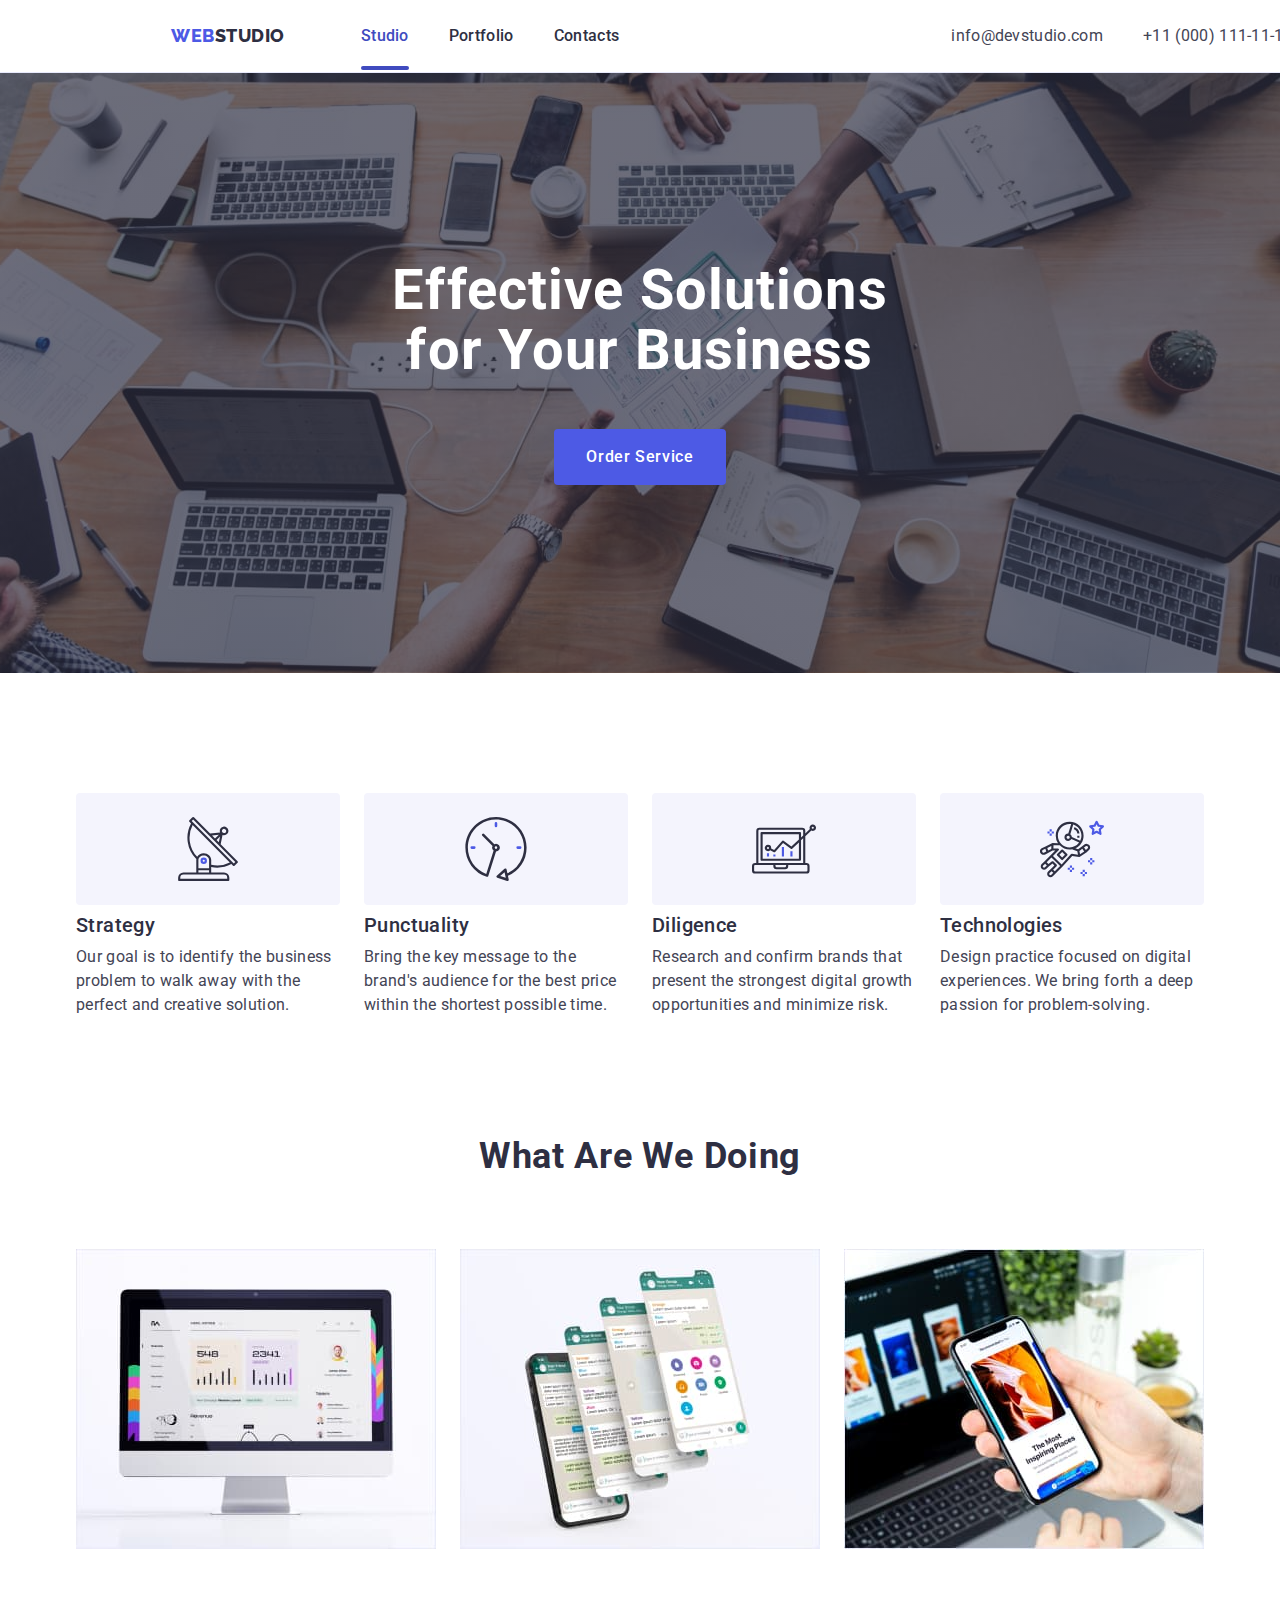
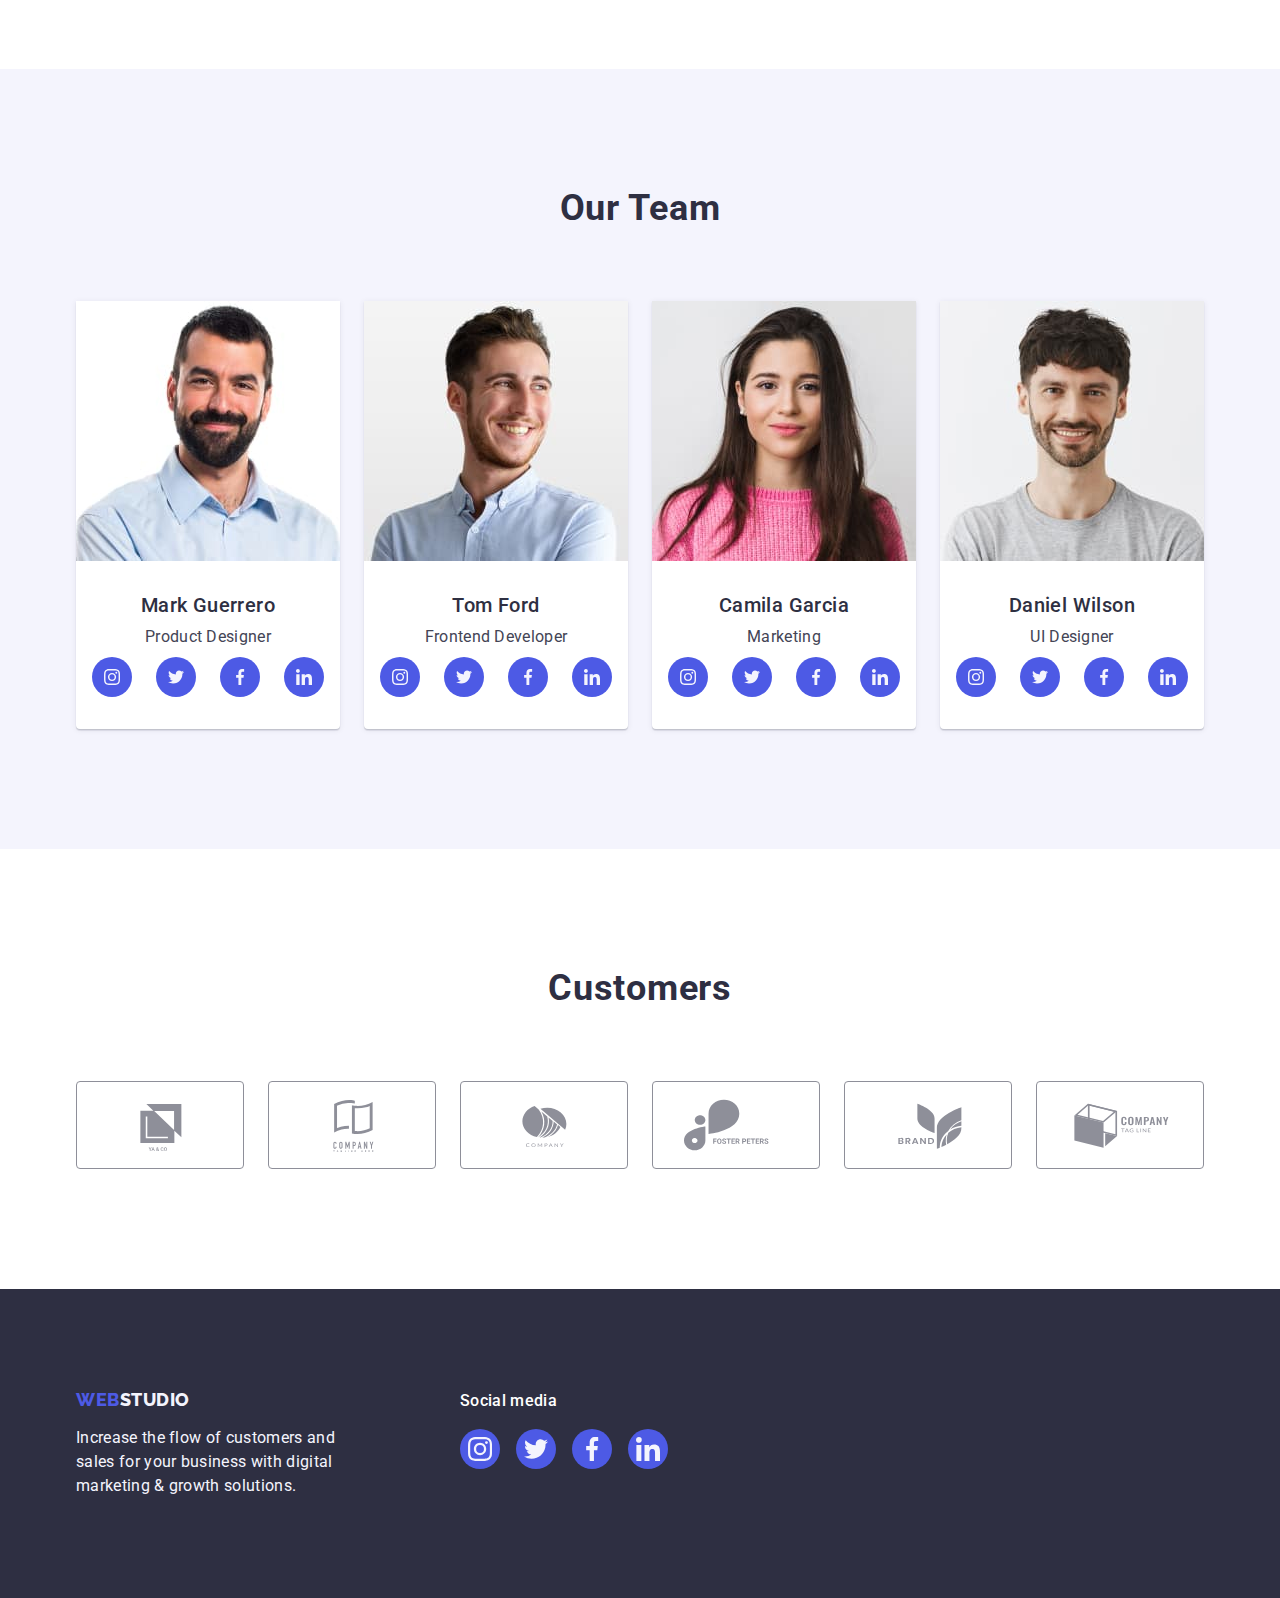
<file: index.html>
<!DOCTYPE html>
<html lang="en">
  <head>
    <meta charset="UTF-8" />
    <meta name="viewport" content="width=device-width, initial-scale=1.0" />
    <title>Main Page</title>

    <link rel="preconnect" href="https://fonts.googleapis.com" />
    <link rel="preconnect" href="https://fonts.gstatic.com" crossorigin />
    <link
      href="https://fonts.googleapis.com/css2?family=Raleway:wght@800&family=Roboto:wght@400;500;700;900&display=swap"
      rel="stylesheet"
    />
    <link
      rel="stylesheet"
      href="https://cdnjs.cloudflare.com/ajax/libs/modern-normalize/2.0.0/modern-normalize.min.css"
      integrity="sha512-4xo8blKMVCiXpTaLzQSLSw3KFOVPWhm/TRtuPVc4WG6kUgjH6J03IBuG7JZPkcWMxJ5huwaBpOpnwYElP/m6wg=="
      crossorigin="anonymous"
      referrerpolicy="no-referrer"
    />
    <link rel="stylesheet" href="./css/style.css" />
  </head>
  <body>
    <header class="header">
      <div class="container container-header">
        <nav class="header-nav">
          <a class="logo link" href="./index.html"
            >Web<span class="logo-studio">Studio</span></a
          >
          <ul class="list flex-nav">
            <li>
              <a
                class="link link-nav flex-nav-li studio-active"
                href="./index.html"
                >Studio</a
              >
            </li>
            <li>
              <a class="link link-nav flex-nav-li" href="./portfolio.html"
                >Portfolio</a
              >
            </li>
            <li><a class="link link-nav flex-nav-li" href="">Contacts</a></li>
          </ul>
        </nav>
        <address class="address">
          <ul class="list flex-nav">
            <li class="flex-address-li">
              <a class="link link-address" href="mailto:info@devstudio.com"
                >info@devstudio.com</a
              >
            </li>
            <li class="flex-address-li">
              <a class="link link-address" href="tel:+110001111111"
                >+11 (000) 111-11-11</a
              >
            </li>
          </ul>
        </address>
      </div>
    </header>

    <main>
      <section class="section background">
        <div class="container">
          <h1 class="header-one">Effective Solutions for Your Business</h1>

          <button type="button" data-modal-open class="filter-button-main">
            Order Service
          </button>
        </div>
      </section>
      <section class="section">
        <div class="container">
          <h2 class="visually-hidden">Our values</h2>
          <ul class="list our-values-flex">
            <li class="our-values-flex-li">
              <div class="values-icon">
                <svg width="64" height="64">
                  <use href="./images/icons.svg#icon-antenna"></use>
                </svg>
              </div>
              <h3 class="header-three">Strategy</h3>
              <p class="description">
                Our goal is to identify the business problem to walk away with
                the perfect and creative solution.
              </p>
            </li>
            <li class="our-values-flex-li">
              <div class="values-icon">
                <svg width="64" height="64">
                  <use href="./images/icons.svg#icon-clock"></use>
                </svg>
              </div>
              <h3 class="header-three">Punctuality</h3>
              <p class="description">
                Bring the key message to the brand's audience for the best price
                within the shortest possible time.
              </p>
            </li>
            <li class="our-values-flex-li">
              <div class="values-icon">
                <svg width="64" height="64">
                  <use href="./images/icons.svg#icon-diagram"></use>
                </svg>
              </div>
              <h3 class="header-three">Diligence</h3>
              <p class="description">
                Research and confirm brands that present the strongest digital
                growth opportunities and minimize risk.
              </p>
            </li>
            <li class="our-values-flex-li">
              <div class="values-icon">
                <svg width="64" height="64">
                  <use href="./images/icons.svg#icon-astronaut"></use>
                </svg>
              </div>
              <h3 class="header-three">Technologies</h3>
              <p class="description">
                Design practice focused on digital experiences. We bring forth a
                deep passion for problem-solving.
              </p>
            </li>
          </ul>
        </div>
      </section>
      <section class="section section-doing">
        <div class="container">
          <h2 class="header-two">What are we doing</h2>
          <ul class="list our-values-flex">
            <li class="doing-flex-li">
              <img
                src="./images/img1.jpg"
                alt="old imac"
                width="360"
                height="300"
              />
            </li>
            <li class="doing-flex-li">
              <img
                src="./images/img2.jpg"
                alt="smartphone"
                width="360"
                height="300"
              />
            </li>
            <li class="doing-flex-li">
              <img
                src="./images/img3.jpg"
                alt="smartphone in hand"
                width="360"
                height="300"
              />
            </li>
          </ul>
        </div>
      </section>

      <section class="section background-cloud">
        <div class="container">
          <h2 class="header-two">Our Team</h2>
          <ul class="list our-values-flex">
            <li class="background-li team-flex-li">
              <img
                src="./images/imgmark.jpg"
                alt="man in a blue shirt with short stubble"
                width="264"
                height="260"
              />
              <div class="team-text">
                <h3 class="header-three">Mark Guerrero</h3>
                <p class="description">Product Designer</p>
                <ul class="list social-media-team-flex">
                  <li class="social-media-team-flex-li">
                    <a class="link link-social-media" href="">
                      <svg class="social-media-svg" width="16" height="16">
                        <use href="./images/icons.svg#icon-instagram"></use>
                      </svg>
                    </a>
                  </li>
                  <li class="social-media-team-flex-li">
                    <a class="link link-social-media" href="">
                      <svg class="social-media-svg" width="16" height="16">
                        <use href="./images/icons.svg#icon-twitter"></use>
                      </svg>
                    </a>
                  </li>
                  <li class="social-media-team-flex-li">
                    <a class="link link-social-media" href="">
                      <svg class="social-media-svg" width="16" height="16">
                        <use href="./images/icons.svg#icon-facebook"></use>
                      </svg>
                    </a>
                  </li>
                  <li class="social-media-team-flex-li">
                    <a class="link link-social-media" href="">
                      <svg class="social-media-svg" width="16" height="16">
                        <use href="./images/icons.svg#icon-linkedin"></use>
                      </svg>
                    </a>
                  </li>
                </ul>
              </div>
            </li>
            <li class="background-li team-flex-li">
              <img
                src="./images/imgtom.jpg"
                alt="broadly smiling man in blue shirt"
                width="264"
                height="260"
              />
              <div class="team-text">
                <h3 class="header-three">Tom Ford</h3>
                <p class="description">Frontend Developer</p>
                <ul class="list social-media-team-flex">
                  <li class="social-media-team-flex-li">
                    <a class="link link-social-media" href="">
                      <svg class="social-media-svg" width="16" height="16">
                        <use href="./images/icons.svg#icon-instagram"></use>
                      </svg>
                    </a>
                  </li>
                  <li class="social-media-team-flex-li">
                    <a class="link link-social-media" href="">
                      <svg class="social-media-svg" width="16" height="16">
                        <use href="./images/icons.svg#icon-twitter"></use>
                      </svg>
                    </a>
                  </li>
                  <li class="social-media-team-flex-li">
                    <a class="link link-social-media" href="">
                      <svg class="social-media-svg" width="16" height="16">
                        <use href="./images/icons.svg#icon-facebook"></use>
                      </svg>
                    </a>
                  </li>
                  <li class="social-media-team-flex-li">
                    <a class="link link-social-media" href="">
                      <svg class="social-media-svg" width="16" height="16">
                        <use href="./images/icons.svg#icon-linkedin"></use>
                      </svg>
                    </a>
                  </li>
                </ul>
              </div>
            </li>
            <li class="background-li team-flex-li">
              <img
                src="./images/imgcamila.jpg"
                alt="woman in a pink sweater with long brown hair"
                width="264"
                height="260"
              />
              <div class="team-text">
                <h3 class="header-three">Camila Garcia</h3>
                <p class="description">Marketing</p>
                <ul class="list social-media-team-flex">
                  <li class="social-media-team-flex-li">
                    <a class="link link-social-media" href="">
                      <svg class="social-media-svg" width="16" height="16">
                        <use href="./images/icons.svg#icon-instagram"></use>
                      </svg>
                    </a>
                  </li>
                  <li class="social-media-team-flex-li">
                    <a class="link link-social-media" href="">
                      <svg class="social-media-svg" width="16" height="16">
                        <use href="./images/icons.svg#icon-twitter"></use>
                      </svg>
                    </a>
                  </li>
                  <li class="social-media-team-flex-li">
                    <a class="link link-social-media" href="">
                      <svg class="social-media-svg" width="16" height="16">
                        <use href="./images/icons.svg#icon-facebook"></use>
                      </svg>
                    </a>
                  </li>
                  <li class="social-media-team-flex-li">
                    <a class="link link-social-media" href="">
                      <svg class="social-media-svg" width="16" height="16">
                        <use href="./images/icons.svg#icon-linkedin"></use>
                      </svg>
                    </a>
                  </li>
                </ul>
              </div>
            </li>
            <li class="background-li team-flex-li">
              <img
                src="./images/imgdaniel.jpg"
                alt="man in a gray t-shirt"
                width="264"
                height="260"
              />
              <div class="team-text">
                <h3 class="header-three">Daniel Wilson</h3>
                <p class="description">UI Designer</p>
                <ul class="list social-media-team-flex">
                  <li class="social-media-team-flex-li">
                    <a class="link link-social-media" href="">
                      <svg class="social-media-svg" width="16" height="16">
                        <use href="./images/icons.svg#icon-instagram"></use>
                      </svg>
                    </a>
                  </li>
                  <li class="social-media-team-flex-li">
                    <a class="link link-social-media" href="">
                      <svg class="social-media-svg" width="16" height="16">
                        <use href="./images/icons.svg#icon-twitter"></use>
                      </svg>
                    </a>
                  </li>
                  <li class="social-media-team-flex-li">
                    <a class="link link-social-media" href="">
                      <svg class="social-media-svg" width="16" height="16">
                        <use href="./images/icons.svg#icon-facebook"></use>
                      </svg>
                    </a>
                  </li>
                  <li class="social-media-team-flex-li">
                    <a class="link link-social-media" href="">
                      <svg class="social-media-svg" width="16" height="16">
                        <use href="./images/icons.svg#icon-linkedin"></use>
                      </svg>
                    </a>
                  </li>
                </ul>
              </div>
            </li>
          </ul>
        </div>
      </section>
      <section class="section">
        <div class="container">
          <h2 class="header-two">Customers</h2>
          <ul class="list our-values-flex">
            <li class="customers-flex-li">
              <a class="link link-customers" href="">
                <svg class="customers-icon" width="104" height="56">
                  <use href="./images/icons.svg#icon-logo-yaco"></use>
                </svg>
              </a>
            </li>
            <li class="customers-flex-li">
              <a class="link link-customers" href="">
                <svg class="customers-icon" width="104" height="56">
                  <use href="./images/icons.svg#icon-logo-tagline-here"></use>
                </svg>
              </a>
            </li>
            <li class="customers-flex-li">
              <a class="link link-customers" href="">
                <svg class="customers-icon" width="104" height="56">
                  <use href="./images/icons.svg#icon-logo-company"></use>
                </svg>
              </a>
            </li>
            <li class="customers-flex-li">
              <a class="link link-customers" href="">
                <svg class="customers-icon" width="104" height="56">
                  <use href="./images/icons.svg#icon-logo-foster-peters"></use>
                </svg>
              </a>
            </li>
            <li class="customers-flex-li">
              <a class="link link-customers" href="">
                <svg class="customers-icon" width="104" height="56">
                  <use href="./images/icons.svg#icon-logo-brand"></use>
                </svg>
              </a>
            </li>
            <li class="customers-flex-li">
              <a class="link link-customers" href="">
                <svg class="customers-icon" width="104" height="56">
                  <use href="./images/icons.svg#icon-logo-tagline"></use>
                </svg>
              </a>
            </li>
          </ul>
        </div>
      </section>
    </main>

    <footer class="background-footer">
      <div class="container container-footer">
        <div class="footer-logo-p">
          <a class="logo link link-footer" href="./index.html"
            >Web<span class="logo-studio-footer">Studio</span></a
          >
          <p class="footer">
            Increase the flow of customers and sales for your business with
            digital marketing & growth solutions.
          </p>
        </div>
        <div>
          <p class="social-media-footer">Social media</p>
          <ul class="list list-footer-flex">
            <li class="list-footer-flex-li">
              <a class="footer-social-media-link" href="">
                <svg class="social-media-svg" width="24" height="24">
                  <use href="./images/icons.svg#icon-instagram"></use>
                </svg>
              </a>
            </li>
            <li class="list-footer-flex-li">
              <a class="footer-social-media-link" href="">
                <svg class="social-media-svg" width="24" height="24">
                  <use href="./images/icons.svg#icon-twitter"></use>
                </svg>
              </a>
            </li>
            <li class="list-footer-flex-li">
              <a class="footer-social-media-link" href="">
                <svg class="social-media-svg" width="24" height="24">
                  <use href="./images/icons.svg#icon-facebook"></use>
                </svg>
              </a>
            </li>
            <li class="list-footer-flex-li">
              <a class="footer-social-media-link" href="">
                <svg class="social-media-svg" width="24" height="24">
                  <use href="./images/icons.svg#icon-linkedin"></use>
                </svg>
              </a>
            </li>
          </ul>
        </div>
      </div>
    </footer>
    <div class="modal is-hidden" data-modal>
      <div class="modal-windows">
        <button type="button" class="modal-windows-close" data-modal-close>
          <svg class="modal-icon" width="8" height="8">
            <use href="./images/icons.svg#icon-close"></use>
          </svg>
        </button>
      </div>
    </div>
    <script src="./js/modal.js"></script>
  </body>
</html>
</file>
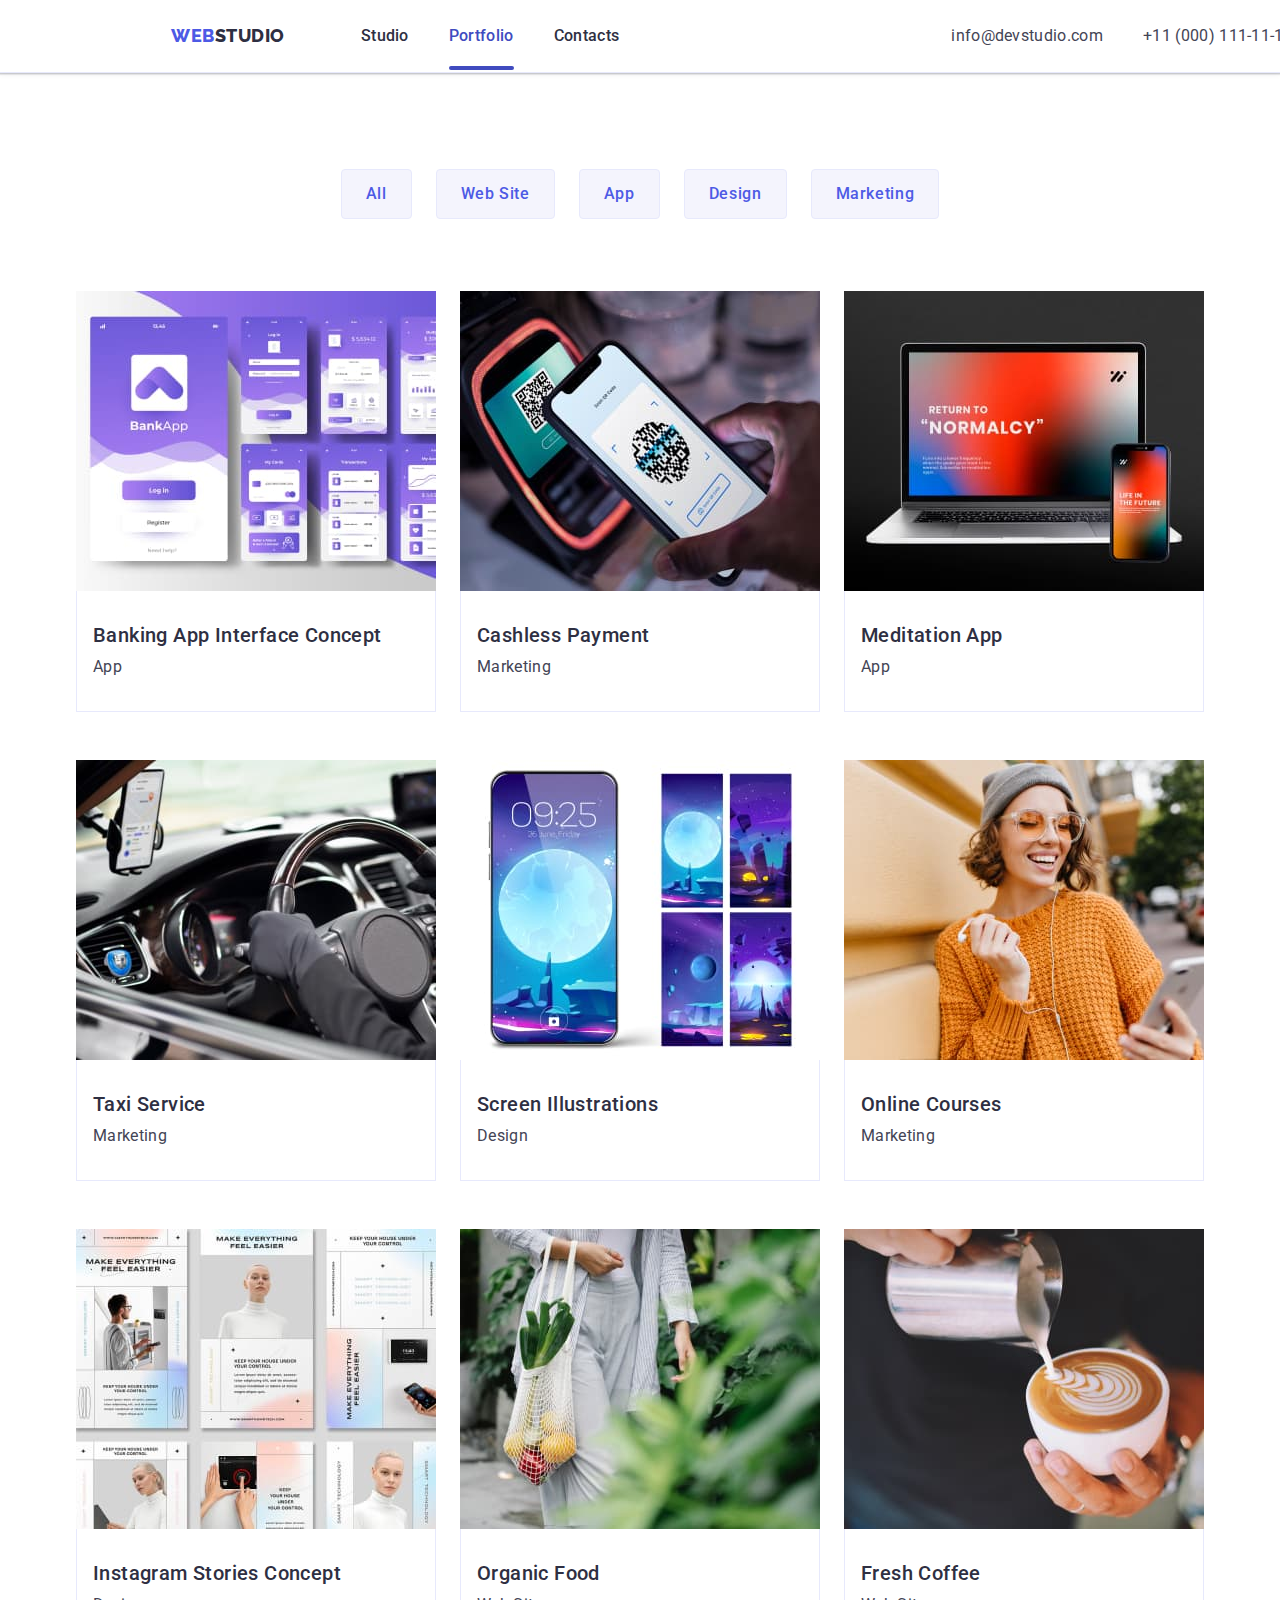
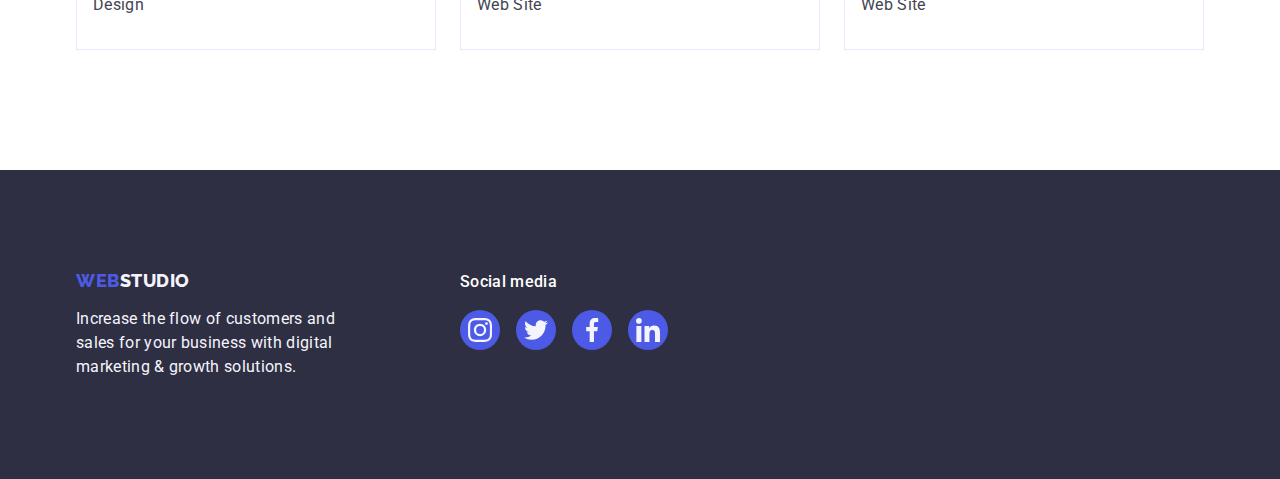
<file: portfolio.html>
<!DOCTYPE html>
<html lang="en">
  <head>
    <meta charset="UTF-8" />
    <meta name="viewport" content="width=device-width, initial-scale=1.0" />
    <title>Portfolio</title>

    <link rel="preconnect" href="https://fonts.googleapis.com" />
    <link rel="preconnect" href="https://fonts.gstatic.com" crossorigin />
    <link
      href="https://fonts.googleapis.com/css2?family=Raleway:wght@800&family=Roboto:wght@400;500;700;900&display=swap"
      rel="stylesheet"
    />
    <link
      rel="stylesheet"
      href="https://cdnjs.cloudflare.com/ajax/libs/modern-normalize/2.0.0/modern-normalize.min.css"
      integrity="sha512-4xo8blKMVCiXpTaLzQSLSw3KFOVPWhm/TRtuPVc4WG6kUgjH6J03IBuG7JZPkcWMxJ5huwaBpOpnwYElP/m6wg=="
      crossorigin="anonymous"
      referrerpolicy="no-referrer"
    />
    <link rel="stylesheet" href="./css/style.css" />
  </head>
  <body>
    <header class="header">
      <div class="container container-header">
        <nav class="header-nav">
          <a class="logo link" href="./index.html"
            >Web<span class="logo-studio">Studio</span></a
          >
          <ul class="list flex-nav">
            <li>
              <a class="link link-nav flex-nav-li" href="./index.html"
                >Studio</a
              >
            </li>
            <li>
              <a
                class="link link-nav flex-nav-li portfolio-active"
                href="./portfolio.html"
                >Portfolio</a
              >
            </li>
            <li><a class="link link-nav flex-nav-li" href="">Contacts</a></li>
          </ul>
        </nav>
        <address class="address">
          <ul class="list flex-nav">
            <li class="flex-address-li">
              <a class="link link-address" href="mailto:info@devstudio.com"
                >info@devstudio.com</a
              >
            </li>
            <li class="flex-address-li">
              <a class="link link-address" href="tel:+110001111111"
                >+11 (000) 111-11-11</a
              >
            </li>
          </ul>
        </address>
      </div>
    </header>

    <main>
      <section class="section section-portfolio">
        <div class="container">
          <h1 class="visually-hidden">Portfolio</h1>

          <ul class="list filter-list button-flex">
            <li class="button-flex-li">
              <button type="button" class="filter-button">All</button>
            </li>
            <li class="button-flex-li">
              <button type="button" class="filter-button">Web Site</button>
            </li>
            <li class="button-flex-li">
              <button type="button" class="filter-button">App</button>
            </li>
            <li class="button-flex-li">
              <button type="button" class="filter-button">Design</button>
            </li>
            <li class="button-flex-li">
              <button type="button" class="filter-button">Marketing</button>
            </li>
          </ul>

          <ul class="list portfolio-flex">
            <li class="portfolio-flex-li">
              <a class="link portfolio-shadow" href="">
                <div class="box">
                  <img
                    src="./images/bankingapp.jpg"
                    alt="banking app interface concept"
                    width="360"
                    height="300"
                  />
                  <p class="box-p">
                    14 Stylish and User-Friendly App Design Concepts · Task
                    Manager App · Calorie Tracker App · Exotic Fruit Ecommerce
                    App · Cloud Storage App
                  </p>
                </div>
                <div class="portfolio-img">
                  <h2 class="header-three">Banking App Interface Concept</h2>
                  <p class="description">App</p>
                </div>
              </a>
            </li>
            <li class="portfolio-flex-li">
              <a class="link portfolio-shadow" href="">
                <div class="box">
                  <img
                    src="./images/cashless.jpg"
                    alt="qr code on smartphone"
                    width="360"
                    height="300"
                  />
                  <p class="box-p">
                    14 Stylish and User-Friendly App Design Concepts · Task
                    Manager App · Calorie Tracker App · Exotic Fruit Ecommerce
                    App · Cloud Storage App
                  </p>
                </div>
                <div class="portfolio-img">
                  <h2 class="header-three">Cashless Payment</h2>
                  <p class="description">Marketing</p>
                </div>
              </a>
            </li>
            <li class="portfolio-flex-li">
              <a class="link portfolio-shadow" href="">
                <div class="box">
                  <img
                    src="./images/meditation.jpg"
                    alt="laptop and smartphone with meditation app"
                    width="360"
                    height="300"
                  />
                  <p class="box-p">
                    14 Stylish and User-Friendly App Design Concepts · Task
                    Manager App · Calorie Tracker App · Exotic Fruit Ecommerce
                    App · Cloud Storage App
                  </p>
                </div>
                <div class="portfolio-img">
                  <h2 class="header-three">Meditation App</h2>
                  <p class="description">App</p>
                </div>
              </a>
            </li>
            <li class="portfolio-flex-li">
              <a class="link portfolio-shadow" href="">
                <div class="box">
                  <img
                    src="./images/taxi.jpg"
                    alt="hands on the steering wheel of the car"
                    width="360"
                    height="300"
                  />
                  <p class="box-p">
                    14 Stylish and User-Friendly App Design Concepts · Task
                    Manager App · Calorie Tracker App · Exotic Fruit Ecommerce
                    App · Cloud Storage App
                  </p>
                </div>
                <div class="portfolio-img">
                  <h2 class="header-three">Taxi Service</h2>
                  <p class="description">Marketing</p>
                </div>
              </a>
            </li>
            <li class="portfolio-flex-li">
              <a class="link portfolio-shadow" href="">
                <div class="box">
                  <img
                    src="./images/screen.jpg"
                    alt="moon on smartphone wallpaper"
                    width="360"
                    height="300"
                  />
                  <p class="box-p">
                    14 Stylish and User-Friendly App Design Concepts · Task
                    Manager App · Calorie Tracker App · Exotic Fruit Ecommerce
                    App · Cloud Storage App
                  </p>
                </div>
                <div class="portfolio-img">
                  <h2 class="header-three">Screen Illustrations</h2>
                  <p class="description">Design</p>
                </div>
              </a>
            </li>
            <li class="portfolio-flex-li">
              <a class="link portfolio-shadow" href="">
                <div class="box">
                  <img
                    src="./images/online.jpg"
                    alt="smiling woman in sunglasses"
                    width="360"
                    height="300"
                  />
                  <p class="box-p">
                    14 Stylish and User-Friendly App Design Concepts · Task
                    Manager App · Calorie Tracker App · Exotic Fruit Ecommerce
                    App · Cloud Storage App
                  </p>
                </div>
                <div class="portfolio-img">
                  <h2 class="header-three">Online Courses</h2>
                  <p class="description">Marketing</p>
                </div>
              </a>
            </li>
            <li class="portfolio-flex-li">
              <a class="link portfolio-shadow" href="">
                <div class="box">
                  <img
                    src="./images/instagram.jpg"
                    alt="instagram stories concept"
                    width="360"
                    height="300"
                  />
                  <p class="box-p">
                    14 Stylish and User-Friendly App Design Concepts · Task
                    Manager App · Calorie Tracker App · Exotic Fruit Ecommerce
                    App · Cloud Storage App
                  </p>
                </div>
                <div class="portfolio-img">
                  <h2 class="header-three">Instagram Stories Concept</h2>
                  <p class="description">Design</p>
                </div>
              </a>
            </li>
            <li class="portfolio-flex-li">
              <a class="link portfolio-shadow" href="">
                <div class="box">
                  <img
                    src="./images/organic.jpg"
                    alt="vegetables in a grid"
                    width="360"
                    height="300"
                  />
                  <p class="box-p">
                    14 Stylish and User-Friendly App Design Concepts · Task
                    Manager App · Calorie Tracker App · Exotic Fruit Ecommerce
                    App · Cloud Storage App
                  </p>
                </div>
                <div class="portfolio-img">
                  <h2 class="header-three">Organic Food</h2>
                  <p class="description">Web Site</p>
                </div>
              </a>
            </li>
            <li class="portfolio-flex-li">
              <a class="link portfolio-shadow" href="">
                <div class="box">
                  <img
                    src="./images/coffee.jpg"
                    alt="coffee in hand"
                    width="360"
                    height="300"
                  />
                  <p class="box-p">
                    14 Stylish and User-Friendly App Design Concepts · Task
                    Manager App · Calorie Tracker App · Exotic Fruit Ecommerce
                    App · Cloud Storage App
                  </p>
                </div>
                <div class="portfolio-img">
                  <h2 class="header-three">Fresh Coffee</h2>
                  <p class="description">Web Site</p>
                </div>
              </a>
            </li>
          </ul>
        </div>
      </section>
    </main>

    <footer class="background-footer">
      <div class="container container-footer">
        <div class="footer-logo-p">
          <a class="logo link link-footer" href="./index.html"
            >Web<span class="logo-studio-footer">Studio</span></a
          >
          <p class="footer">
            Increase the flow of customers and sales for your business with
            digital marketing & growth solutions.
          </p>
        </div>
        <div>
          <p class="social-media-footer">Social media</p>
          <ul class="list list-footer-flex">
            <li class="list-footer-flex-li">
              <a class="footer-social-media-link" href="">
                <svg class="social-media-svg" width="24" height="24">
                  <use href="./images/icons.svg#icon-instagram"></use>
                </svg>
              </a>
            </li>
            <li class="list-footer-flex-li">
              <a class="footer-social-media-link" href="">
                <svg class="social-media-svg" width="24" height="24">
                  <use href="./images/icons.svg#icon-twitter"></use>
                </svg>
              </a>
            </li>
            <li class="list-footer-flex-li">
              <a class="footer-social-media-link" href="">
                <svg class="social-media-svg" width="24" height="24">
                  <use href="./images/icons.svg#icon-facebook"></use>
                </svg>
              </a>
            </li>
            <li class="list-footer-flex-li">
              <a class="footer-social-media-link" href="">
                <svg class="social-media-svg" width="24" height="24">
                  <use href="./images/icons.svg#icon-linkedin"></use>
                </svg>
              </a>
            </li>
          </ul>
        </div>
      </div>
    </footer>
    <script src="./js/modal.js"></script>
  </body>
</html>
</file>
<file: css/style.css>
:root {
  --primary-brand-color: #4d5ae5;
  --pressed-state-color: #404bbf;
  --dark-color: #2e2f42;
  --success-color: #31d0aa;
  --text-color: #434455;
  --subtle-text-color: #8e8f99;
  --accent-color: #e7e9fc;
  --light-color: #f4f4fd;
  --modal-overlay-color: #2e2f42;
  --hero-background-color: #2e2f42;
  --white-background-color: #ffffff;
  --modal-background-color: #fcfcfc;
}

body {
  font-family: "Roboto", sans-serif;
  color: var(--text-color);
  background-color: var(--white-background-color);
}



h1 {
  margin-bottom: 48px;
  max-width: 496px;
}

.header-one {
  color: var(--white-background-color);
  font-size: 56px;
  font-weight: 700;
  line-height: 1.07;
  letter-spacing: 0.02em;
  text-align: center;
  display: block;
  margin: 0 auto;
  max-width: 496px;
  padding-bottom: 48px;
}

.header-three {
  color: var(--dark-color);
  font-size: 20px;
  font-weight: 500;
  line-height: 1.2;
  letter-spacing: 0.02em;
  margin-bottom: 8px;
}

.description {
  color: var(--text-color);
  font-size: 16px;
  line-height: 1.5;
  letter-spacing: 0.02em;
}

.header-two {
  color: var(--modal-overlay-color);
  font-size: 36px;
  font-weight: 700;
  text-transform: capitalize;
  line-height: 1.11;
  letter-spacing: 0.02em;
  text-align: center;
  margin-bottom: 72px;
}

.background-cloud {
  background-color: var(--light-color);
}

.list {
  list-style: none;
}
.link {
  color: var(--dark-color);
  text-decoration: none;
}
.logo {
  font-family: "Raleway", sans-serif;
  font-weight: 800;
  font-size: 18px;
  line-height: 1.17;
  letter-spacing: 0.03em;
  text-transform: uppercase;
  color: var(--primary-brand-color);
  text-decoration: none;
  margin-right: 76px;
}

.logo-studio {
  color: var(--dark-color);
}

.link:hover,
.link:focus {
  color: var(--pressed-state-color);
}

.link-nav {
  color: var(--dark-color);
  font-size: 16px;
  font-weight: 500;
  line-height: 1.5;
  letter-spacing: 0.02em;
  text-decoration: none;
  transition: color 250ms cubic-bezier(0.4, 0, 0.2, 1);
}

.link-address {
  color: var(--text-color)
  font-size: 16px;
  line-height: 1.5;
  letter-spacing: 0.02em;
  text-decoration: none;
  transition: color 250ms cubic-bezier(0.4, 0, 0.2, 1);
}

.filter-list {
  font-size: 16px;
  font-weight: 500;
  line-height: 24px;
  letter-spacing: 0.04em;
}

.filter-button-main {
  color: var(--white-background-color);
  background-color: var(--primary-brand-color);
  font-family: inherit;
  cursor: pointer;
  font-weight: 500;
  font-size: 16px;
  line-height: 1.5;
  letter-spacing: 0.04em;
  padding: 16px 32px;
  border-radius: 4px;
  display: block;
  margin: 0 auto;
  min-width: 169px;
  height: 56px;
  border: none;
  transition: background-color 250ms cubic-bezier(0.4, 0, 0.2, 1);
}

.filter-button {
  color: var(--primary-brand-color);
  background-color: var(--light-color);
  font-family: inherit;
  cursor: pointer;
  font-weight: 500;
  font-size: 16px;
  line-height: 1.5;
  letter-spacing: 0.04em;
  padding: 12px 24px;
  border-radius: 4px;
  border: 1px var(--accent-color) solid;
  transition: color 250ms cubic-bezier(0.4, 0, 0.2, 1), background-color 250ms cubic-bezier(0.4, 0, 0.2, 1), border-color 250ms cubic-bezier(0.4, 0, 0.2, 1), box-shadow 250ms cubic-bezier(0.4, 0, 0.2, 1);
}

.filter-button-main:hover,
.filter-button-main:focus {
  background-color: var(--pressed-state-color);
}

.filter-button:hover,
.filter-button:focus {
  color: var(--white-background-color);
  background-color: var(--pressed-state-color);
  border: 1px solid transparent;
}

.portfolio-shadow {
  display: block;
  transition: box-shadow 250ms cubic-bezier(0.4, 0, 0.2, 1);
}

.portfolio-shadow:hover,
.portfolio-shadow:focus {
  box-shadow: 0px 1px 6px rgba(46, 47, 66, 0.08), 0px 1px 1px rgba(46, 47, 66, 0.16), 0px 2px 1px rgba(46, 47, 66, 0.08);
}

.address {
  font-style: normal;
  margin-left: 332px;
}

.footer {
  color: var(--light-color);
  font-size: 16px;
  line-height: 1.5;
  letter-spacing: 0.02em;
  width: 264px;
}

.background-footer {
  background-color: var(--dark-color);
  padding: 100px 0;
}

.logo-studio-footer {
  color: var(--light-color);
}

.link-footer {
display: inline-block;
margin-bottom: 16px;
}

.background-li {
  background-color: var(--white-background-color);
}

.visually-hidden {
  position: absolute;
  width: 1px;
  height: 1px;
  margin: -1px;
  border: 0;
  padding: 0;
  white-space: nowrap;
  clip-path: inset(100%);
  clip: rect(0 0 0 0);
  overflow: hidden;
}

.container {
  width: 1158px;
  padding: 0 15px;
  margin: 0 auto;
}

.section {
  padding-block: 120px;
}

.section-doing {
  padding-top: 0;
}

.background {
  background-image: linear-gradient(rgba(46, 47, 66, 0.7), rgba(46, 47, 66, 0.7)), url(../images/people-office.jpg);
  max-width: 1440px;
  margin: 0 auto;
  background-repeat: no-repeat;
  background-position: center;
  background-size: cover;
  padding: 188px 0;
}

.header {
  padding: 24px 156px;
  border-bottom: 1px solid var(--accent-color);
  box-shadow: 0px 2px 1px rgba(46, 47, 66, 0.08), 0px 1px 1px rgba(46, 47, 66, 0.16), 0px 1px 6px rgba(46, 47, 66, 0.08);
}

.container-header {
  display: flex;
  flex-wrap: wrap;
  margin: 0 auto;
  padding: 0 15px;
}

.header-nav {
  display: flex;
  align-items: center;
}

.flex-nav {
  display: flex;
  flex-wrap: wrap;
  gap: 40px;
}

.flex-nav-li {
  flex-basis: calc(100% - 80px) / 3;
  padding: 24px 0;
}

.flex-address-li {
  flex-basis: calc(100% - 40px) / 2;
}

.button-flex {
  display: flex;
  flex-wrap: wrap;
  justify-content: center;
  gap: 24px;
  margin-bottom: 72px;
}

.button-flex-li {
  flex-basis: calc(100% - 96px) / 4;
}

.filter-button:hover,
.filter-button:focus {
  box-shadow: 0px 3px 1px rgba(0, 0, 0, 0.1), 0px 2px 1px rgba(0, 0, 0, 0.08), 0px 2px 2px rgba(0, 0, 0, 0.12);
}

.section-portfolio {
  padding-top: 96px; padding-bottom: 120px;
}

.portfolio-flex {
  display: flex;
  flex-wrap: wrap;
  gap: 24px;
  row-gap: 48px;
}

.portfolio-flex-li {
  flex-basis: calc(100% - 48px) / 3;
}

.portfolio-img {
  padding: 32px 16px;
  border-right: 1px var(--accent-color) solid;
  border-bottom: 1px var(--accent-color) solid;
  border-left: 1px var(--accent-color) solid;
}

.our-values-flex {
  display: flex;
  gap: 24px;
}

.our-values-flex-li {
  flex-basis: calc((100% - 72px) / 4);
}

.doing-flex-li {
  flex-basis: calc(100% - 48px) / 2;
}

.team-flex-li {
  flex-basis: calc(100% - 72px) / 4;
  box-shadow: 0px 1px 6px rgba(46, 47, 66, 0.08), 0px 1px 1px rgba(46, 47, 66, 0.16), 0px 2px 1px rgba(46, 47, 66, 0.08);
  border-radius: 0px 0px 4px 4px;
}

.customers-flex-li {
  flex-basis: calc(100% - 120px) / 6;
  height: 88px;
}

.social-media-team-flex {
  display: flex;
  gap: 24px;
  justify-content: center;
  margin-top: 8px;
}

.social-media-team-flex-li {
  flex-basis: calc(100% - 72px) / 4;
}

.social-media-svg {
  fill: var(--light-color);
}

.team-text {
  padding: 32px 0px;
  text-align: center;
}

.values-icon {
  display: flex;
  align-items: center;
  justify-content: center;
  height: 112px;
  background-color: var(--light-color);
  border-radius: 4px;
  margin-bottom: 8px;
}

.link-social-media {
  width: 40px;
  height: 40px;
  background-color: var(--primary-brand-color);
  border-radius: 50%;
  display: flex;
  align-items: center;
  justify-content: center;
  transition: background-color 250ms cubic-bezier(0.4, 0, 0.2, 1);
}

.link-social-media:hover,
.link-social-media:focus {
  background-color: var(--pressed-state-color);
}

.link-customers {
  width: 168px;
  height: 88px;
  border: 1px var(--subtle-text-color) solid;
  border-radius: 4px;
  display: flex;
  align-items: center;
  justify-content: center;
  color: var(--subtle-text-color);
  transition: border-color 250ms cubic-bezier(0.4, 0, 0.2, 1), color 250ms cubic-bezier(0.4, 0, 0.2, 1);
}

.link-customers:hover,
.link-customers:focus {
  border-color: var(--pressed-state-color);
  color: var(--pressed-state-color);
}

.customers-icon {
  fill: currentColor;
}

.container-footer {
  display: flex;
  align-items: baseline;
}

.footer-logo-p {
  margin-right: 120px;
}

.social-media-footer{
  font-weight: 500;
  font-size: 16px;
  line-height: 1.5;
  letter-spacing: 0.02em;
  color: var(--white-background-color);
  margin-bottom: 16px;
}

.list-footer-flex {
  display: flex;
  gap: 16px;
}

.list-footer-flex-li {
  flex-basis: calc(100% - 48px) / 4;
  height: 40px;
  width: 40px;
}

.footer-social-media-link {
  width: 100%;
  height: 100%;
  background-color: var(--primary-brand-color);
  border-radius: 50%;
  display: flex;
  align-items: center;
  justify-content: center;
  transition: background-color 250ms cubic-bezier(0.4, 0, 0.2, 1);
}

.footer-social-media-link:hover,
.footer-social-media-link:focus {
  background-color: var(--success-color);
}

.modal {
  position: fixed;
  top: 0;
  left: 0;
  width: 100%;
  height: 100%;
  background-color: rgba(46, 47, 66, 0.40);
  transition: opacity 250ms cubic-bezier(0.4, 0, 0.2, 1),
  visibility 250ms cubic-bezier(0.4, 0, 0.2, 1);
}

.is-hidden {
opacity: 0;
visibility: hidden;
pointer-events: none;
}

.modal-windows {
position: absolute;
top: 50%;
left: 50%;
transform: translate(-50%, -50%) scale(1);
width: 408px;
min-height: 584px;
background: var(--modal-background-color);
box-shadow: 0px 2px 1px 0px rgba(0, 0, 0, 0.20), 0px 1px 3px 0px rgba(0, 0, 0, 0.12), 0px 1px 1px 0px rgba(0, 0, 0, 0.14);
border-radius: 4px;
transition: transform 250ms cubic-bezier(0.4, 0, 0.2, 1);
}

.modal-windows-close {
  position: absolute;
  top: 24px;
  right: 24px;
  width: 24px;
  height: 24px;
  border-radius: 50%;
  display: flex;
  align-items: center;
  justify-content: center;
  background-color: var(--accent-color);
  border: 1px solid rgba(0, 0, 0, 0.10);
  padding: 0;
  cursor: pointer;
  transition: background-color 250ms cubic-bezier(0.4, 0, 0.2, 1),
  border 250ms cubic-bezier(0.4, 0, 0.2, 1);
}

.modal-windows-close:hover,
.modal-windows-close:focus {
  background-color: var(--pressed-state-color);
  border: none;
  fill: var(--white-background-color);
}

.modal-icon {
  transition: fill 250ms cubic-bezier(0.4, 0, 0.2, 1);
}

.studio-active,
.portfolio-active {
  position: relative;
  color: var(--pressed-state-color);
}

.studio-active::after,
.portfolio-active::after {
  content: '';
  position: absolute;
  left: 0;
  bottom: -1px;
  width: 100%;
  height: 4px;
  border-radius: 2px;
  background-color: var(--pressed-state-color);
}

.box {
  position: relative;
  overflow: hidden;
}

.box-p {
  position: absolute;
  top: 0;
  font-size: 16px;
  line-height: 1.5;
  letter-spacing: 0.02em;
  color: var(--light-color);
  padding: 40px 32px;
  background-color: var(--primary-brand-color);
  height: 100%;
  width: 100%;

  transform: translateY(100%);
  transition: transform 250ms cubic-bezier(0.4, 0, 0.2, 1);
}

.portfolio-shadow:hover .box-p,
.portfolio-shadow:focus .box-p {
  transform: translateY(0%);
}

img {
    display: block;
}

* {
  box-sizing: border-box;
  margin: 0;
  padding: 0;
}
</file>
